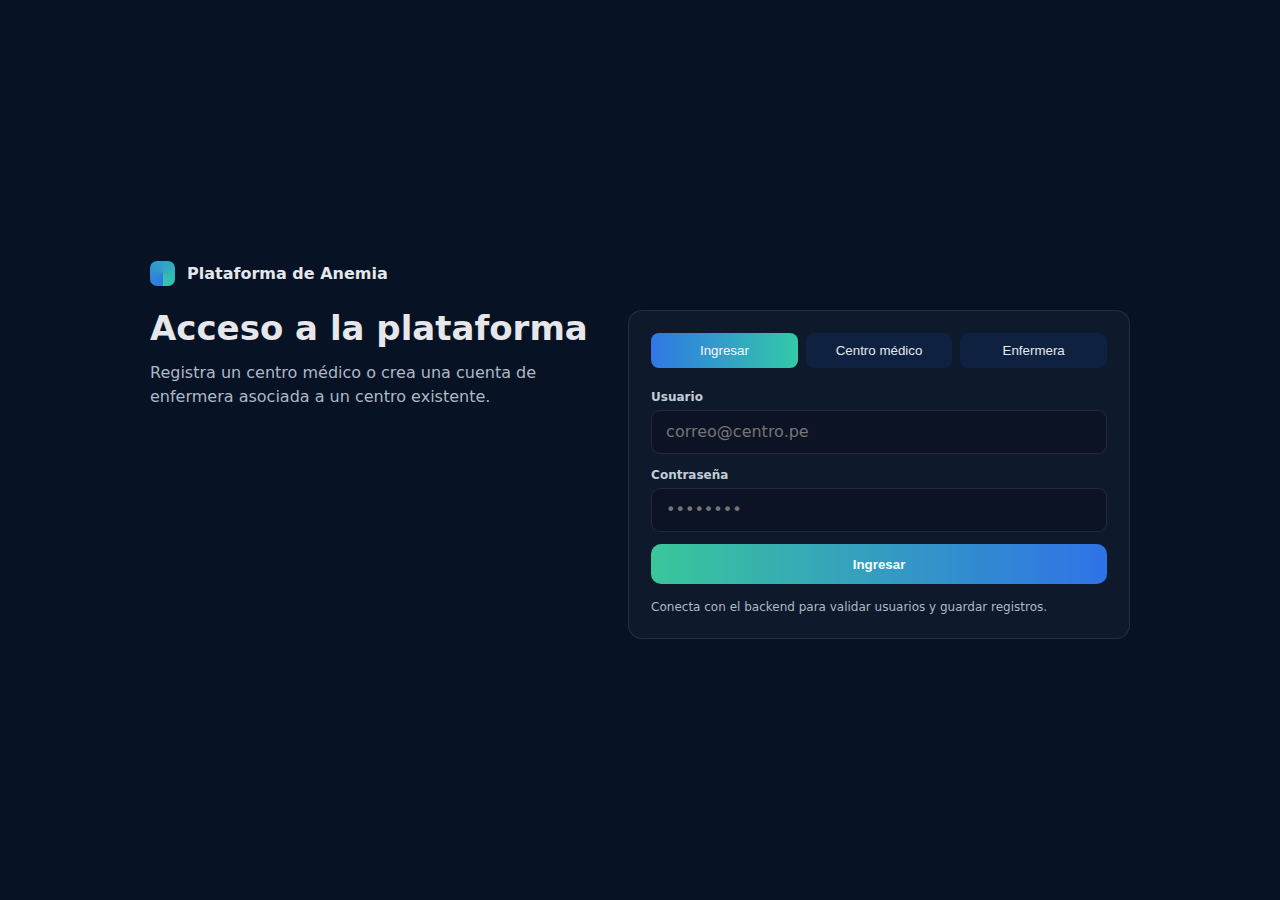
<file: frontend/index.html>
<!DOCTYPE html>
<html lang="es">
<head>
  <meta charset="utf-8" />
  <meta name="viewport" content="width=device-width, initial-scale=1" />
  <title>Plataforma de Anemia</title>
  <link rel="stylesheet" href="styles.css" />
</head>
<body>
  <div class="app" id="main-app">
    <header>
      <div class="brand">
        <div class="logo"></div>
        <div>Plataforma de Anemia</div>
      </div>
      <div class="tabs">
        <button class="tab-btn active" data-target="#enfermera">Enfermera / Paciente</button>
        <button class="tab-btn" data-target="#medico">Médico tratante</button>
        <button class="tab-btn" data-target="#coordinador">Coordinador médico</button>
      </div>
    </header>

    <section class="screen active triage-screen" id="enfermera">
      <h1>Registro de Triaje <span class="title-dash">—</span> <span class="muted">Enfermera</span></h1>
      <div class="grid grid-2 triage-layout">
        <div class="card triage-form">
          <h2>Datos del niño</h2>
          <div class="row">
            <div class="field">
              <label class="label">Edad (meses)</label>
              <input id="child_age_months" class="input" type="number" placeholder="15" />
            </div>
            <div class="field">
              <label class="label">Sexo</label>
              <select id="child_sex">
                <option value="">Seleccione</option>
                <option value="2">Femenino</option>
                <option value="1">Masculino</option>
              </select>
            </div>
          </div>
          <div class="row">
            <div class="field">
              <label class="label">Peso (kg)</label>
              <input id="child_weight_kg" class="input" type="number" step="0.1" placeholder="30" />
            </div>
            <div class="field">
              <label class="label">Talla (cm)</label>
              <input id="child_height_cm" class="input" type="number" placeholder="58" />
            </div>
          </div>

          <h2>Información materna</h2>
          <div class="row">
            <div class="field">
              <label class="label">Edad de la madre</label>
              <input id="mother_age_years" class="input" type="number" placeholder="28" />
            </div>
            <div class="field">
              <label class="label">Nivel educativo</label>
              <select id="mother_education_level_summary">
                <option value="">Seleccione</option>
                <option value="0">Sin educación</option>
                <option value="1">Primaria</option>
                <option value="2">Secundaria</option>
                <option value="3">Superior</option>
              </select>
            </div>
          </div>
          <div class="row">
            <div class="field">
              <label class="label">Peso de la madre (kg)</label>
              <input id="mother_weight_kg" class="input" type="number" placeholder="60" />
            </div>
            <div class="field">
              <label class="label">Talla de la madre (cm)</label>
              <input id="mother_height_cm" class="input" type="number" placeholder="160" />
            </div>
          </div>

          <h2>Historia reproductiva</h2>
          <div class="row">
            <div class="field">
              <label class="label">Orden de nacimiento</label>
              <select id="birth_order">
                <option value="">Seleccione</option>
                <option value="1">Primero</option>
                <option value="2">Segundo</option>
                <option value="3">Tercero</option>
                <option value="4">Cuarto o más</option>
              </select>
            </div>
            <div class="field">
              <label class="label">Intervalo (meses)</label>
              <select id="birth_interval_months">
                <option value="">Seleccione</option>
                <option value="12">Menos de 18</option>
                <option value="21">18 a 24</option>
                <option value="30">Más de 24</option>
              </select>
            </div>
          </div>

          <h2>Hábitos de la madre</h2>
          <div class="row">
            <div class="field">
              <label class="label">Cigarrillos últimas 24h</label>
              <select id="cigarettes_last24h">
                <option value="">Seleccione</option>
                <option value="0">No fuma</option>
                <option value="1">1 cigarrillo</option>
                <option value="2">2 cigarrillos</option>
                <option value="3">3 cigarrillos</option>
                <option value="4">4 cigarrillos</option>
                <option value="5">5 cigarrillos</option>
                <option value="10">Más de 5</option>
              </select>
            </div>
            <div class="field">
              <label class="label">Estado civil</label>
              <select id="marital_status">
                <option value="">Seleccione</option>
                <option value="1">Unida / Casada</option>
                <option value="2">Soltera</option>
                <option value="3">Separada</option>
                <option value="4">Viuda</option>
              </select>
            </div>
          </div>
          <div class="field">
            <label class="label">¿Actualmente embarazada?</label>
            <select id="currently_pregnant">
              <option value="">Seleccione</option>
              <option value="0">No</option>
              <option value="1">Sí</option>
            </select>
          </div>

          <div class="actions">
            <button id="btn-predict" class="btn primary">Calcular riesgo</button>
          </div>
          <p id="predict-message" class="footer-note"></p>
        </div>

        <div class="card model-result">
          <h2>Resultado del modelo</h2>
          <div class="result-kpis">
            <div class="kpi">
              <div class="label">Score</div>
              <div id="res-score" class="val">—</div>
            </div>
            <div class="kpi">
              <div class="label">Clasificación</div>
              <div id="res-label" class="val">—</div>
            </div>
            <div class="kpi">
              <div class="label">Probabilidad</div>
              <div id="res-prob" class="val">—</div>
            </div>
          </div>
          <p class="footer-note">*Clasificación generada por el modelo de predicción entrenado con ENDES.*</p>
        </div>
      </div>
    </section>

    <section class="screen workflow-screen" id="medico">
      <h1>Panel de Seguimiento <span class="title-dash">—</span> <span class="muted">Médico tratante</span></h1>

      <div class="card filter-card">
        <div class="row">
          <div class="field field-wide">
            <label class="label">Buscar paciente (nombre, HCL, distrito)</label>
            <input id="med-buscar" class="input" placeholder="Ej. Juan, HCL-0001, Comas" />
          </div>
          <div class="field field-small">
            <label class="label">Estado</label>
            <select id="med-estado">
              <option value="">Todos</option>
              <option value="Bajo">Bajo</option>
              <option value="Moderado">Moderado</option>
              <option value="Alto">Alto</option>
            </select>
          </div>
        </div>
      </div>

      <div class="grid grid-2">
        <div class="card">
          <h2>Pacientes priorizados</h2>
          <table id="tabla-pacientes">
            <thead>
              <tr>
                <th>Paciente</th>
                <th>Edad</th>
                <th>Score</th>
                <th>Riesgo</th>
                <th>Detalle</th>
              </tr>
            </thead>
            <tbody></tbody>
          </table>
        </div>

        <div class="card">
          <h2>Detalle del triaje</h2>
          <div class="result-kpis compact-kpis">
            <div class="kpi"><div class="label">Paciente</div><div id="det-nombre" class="val">—</div></div>
            <div class="kpi"><div class="label">Score</div><div id="det-score" class="val">—</div></div>
            <div class="kpi"><div class="label">Probabilidad</div><div id="det-prob" class="val">—</div></div>
          </div>
          <div class="detail-list">
            <div><span>Historia clínica</span><strong id="det-hcl">—</strong></div>
            <div><span>Riesgo</span><strong id="det-risk">—</strong></div>
            <div><span>Edad / sexo</span><strong id="det-edad-sexo">—</strong></div>
            <div><span>Distrito</span><strong id="det-distrito">—</strong></div>
            <div><span>Medidas del niño</span><strong id="det-medidas">—</strong></div>
            <div><span>Datos maternos</span><strong id="det-madre">—</strong></div>
            <div><span>Historia reproductiva</span><strong id="det-reproductiva">—</strong></div>
            <div><span>Hábitos</span><strong id="det-habitos">—</strong></div>
          </div>
          <h2 class="chart-title">Evolución del score</h2>
          <svg id="det-trend" class="chart" viewBox="0 0 360 120"></svg>
          <p class="footer-note">Prioriza evaluación nutricional, consejería y confirmación clínica en los casos con riesgo alto.</p>
        </div>
      </div>
    </section>

    <section class="screen workflow-screen" id="coordinador">
      <h1>Dashboard Operativo <span class="title-dash">—</span> <span class="muted">Coordinador médico</span></h1>

      <div class="card filter-card">
        <div class="row wrap-row">
          <div class="field field-small">
            <label class="label">Distrito</label>
            <select id="f-distrito">
              <option value="">Todos</option>
              <option>SJL</option>
              <option>Comas</option>
              <option>Ate</option>
              <option>Callao</option>
            </select>
          </div>
          <div class="field field-small">
            <label class="label">Rango de edad (meses)</label>
            <input id="f-edad" class="input" placeholder="6-59" />
          </div>
          <div class="field field-medium">
            <label class="label">Fecha (aaaa-mm-dd a aaaa-mm-dd)</label>
            <input id="f-fecha" class="input" placeholder="2025-09-01 a 2025-11-30" />
          </div>
          <div class="field field-small">
            <label class="label">Estado</label>
            <select id="f-estado">
              <option value="">Todos</option>
              <option>Bajo</option>
              <option>Moderado</option>
              <option>Alto</option>
            </select>
          </div>
        </div>
      </div>

      <div class="grid">
        <div class="result-kpis summary-kpis">
          <div class="kpi"><div class="label">Tamizajes</div><div id="coor-total" class="val">—</div></div>
          <div class="kpi"><div class="label">Riesgo alto</div><div id="coor-alto" class="val">—</div></div>
          <div class="kpi"><div class="label">Score promedio</div><div id="coor-promedio" class="val">—</div></div>
        </div>
        <div class="card">
          <h2>Tendencia del score promedio</h2>
          <svg id="coor-trend" class="chart" viewBox="0 0 600 200"></svg>
        </div>

        <div class="grid grid-2">
          <div class="card">
            <h2>Pacientes por nivel de riesgo</h2>
            <svg id="coor-donut" class="chart" viewBox="0 0 220 160"></svg>
          </div>
          <div class="card">
            <h2>Riesgo por distrito</h2>
            <svg id="coor-bars" class="chart" viewBox="0 0 420 200"></svg>
          </div>
        </div>
      </div>
    </section>
  </div>

  <script src="app.js"></script>
</body>
</html>
</file>
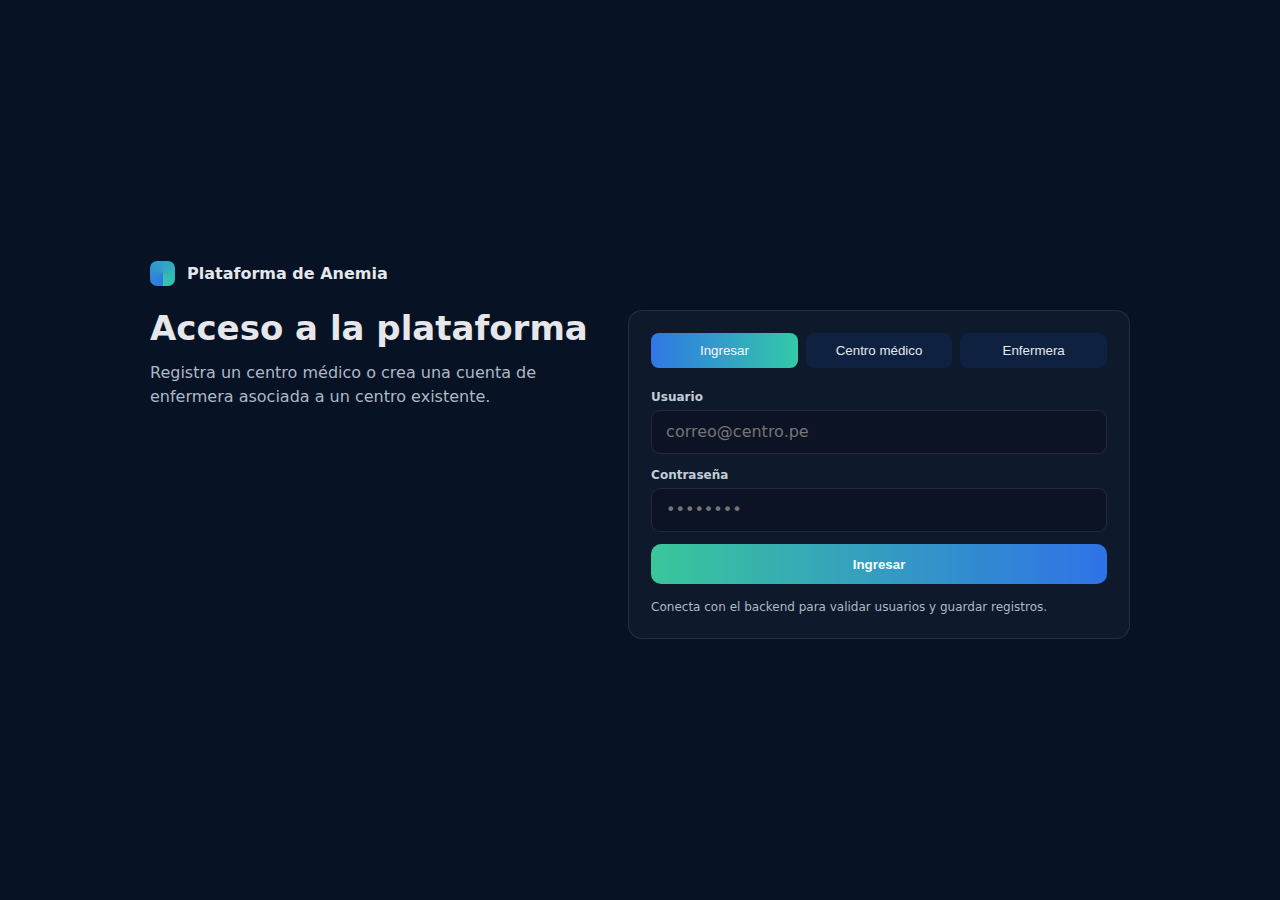
<file: frontend/login.html>
<!DOCTYPE html>
<html lang="es">
<head>
  <meta charset="utf-8" />
  <meta name="viewport" content="width=device-width, initial-scale=1" />
  <title>Acceso | Plataforma de Anemia</title>
  <link rel="stylesheet" href="styles.css" />
</head>
<body>
  <section class="auth-screen" id="auth-screen">
    <div class="auth-shell">
      <div class="brand auth-brand">
        <div class="logo"></div>
        <div>Plataforma de Anemia</div>
      </div>

      <div class="auth-copy">
        <h1>Acceso a la plataforma</h1>
        <p>Registra un centro médico o crea una cuenta de enfermera asociada a un centro existente.</p>
      </div>

      <div class="auth-card">
        <div class="auth-tabs">
          <button class="auth-tab active" data-auth="#auth-login">Ingresar</button>
          <button class="auth-tab" data-auth="#auth-centro">Centro médico</button>
          <button class="auth-tab" data-auth="#auth-enfermera">Enfermera</button>
        </div>

        <div class="auth-panel active" id="auth-login">
          <div class="field">
            <label class="label">Usuario</label>
            <input id="login-user" class="input" placeholder="correo@centro.pe" autocomplete="username" />
          </div>
          <div class="field">
            <label class="label">Contraseña</label>
            <input id="login-pass" class="input" type="password" placeholder="••••••••" autocomplete="current-password" />
          </div>
          <button class="btn primary auth-submit" data-action="login">Ingresar</button>
        </div>

        <div class="auth-panel" id="auth-centro">
          <div class="field">
            <label class="label">Nombre del centro médico</label>
            <input id="centro-nombre" class="input" placeholder="Centro de Salud Santa Rosa" />
          </div>
          <div class="field">
            <label class="label">Distrito</label>
            <select id="centro-distrito">
              <option value="">Seleccione</option>
              <option>SJL</option>
              <option>Comas</option>
              <option>Ate</option>
              <option>Callao</option>
            </select>
          </div>
          <button class="btn primary auth-submit" data-action="centro">Registrar centro</button>
        </div>

        <div class="auth-panel" id="auth-enfermera">
          <div class="field">
            <label class="label">Nombre de la enfermera</label>
            <input id="enf-nombre" class="input" placeholder="María Torres" />
          </div>
          <div class="field">
            <label class="label">Centro médico asociado</label>
            <select id="enf-centro"></select>
          </div>
          <div class="field">
            <label class="label">Correo</label>
            <input id="enf-correo" class="input" type="email" placeholder="enfermera@centro.pe" />
          </div>
          <div class="field">
            <label class="label">Contraseña temporal</label>
            <input id="enf-pass" class="input" type="password" placeholder="••••••••" />
          </div>
          <button class="btn primary auth-submit" data-action="enfermera">Registrar enfermera</button>
        </div>

        <p id="auth-message" class="footer-note auth-message">Conecta con el backend para validar usuarios y guardar registros.</p>
      </div>
    </div>
  </section>

  <script src="login.js"></script>
</body>
</html>
</file>
<file: frontend/styles.css>
:root {
  --bg: #071224;
  --card: #0e192b;
  --panel: #0b1324;
  --line: rgba(148, 163, 184, .16);
  --line-strong: #334155;
  --text: #e5e7eb;
  --text-dim: #94a3b8;
  --primary: #34c9a8;
  --accent: #2f78e5;
  --danger: #ef4444;
  --warning: #f59e0b;
  --success: #22c55e;
  --radius: 14px;
  --shadow: 0 10px 30px rgba(0, 0, 0, .35);
}

* {
  box-sizing: border-box;
}

html,
body {
  min-height: 100%;
}

body {
  margin: 0;
  font-family: ui-sans-serif, system-ui, -apple-system, "Segoe UI", Roboto, Helvetica, Arial, sans-serif;
  background: var(--bg);
  color: var(--text);
  line-height: 1.5;
}

.app {
  max-width: 1250px;
  margin: 28px auto;
  padding: 0 40px;
}

header {
  align-items: center;
  display: flex;
  justify-content: space-between;
  margin-bottom: 30px;
}

.brand {
  align-items: center;
  display: flex;
  gap: 12px;
  font-weight: 700;
}

.brand .logo {
  background: conic-gradient(from 180deg at 50% 50%, var(--accent), var(--primary));
  border-radius: 7px;
  height: 25px;
  width: 25px;
}

.tabs {
  display: inline-flex;
  gap: 12px;
}

.tab-btn,
.auth-tab {
  background: #0e2140;
  border: 0;
  border-radius: 8px;
  color: var(--text);
  cursor: pointer;
  font-weight: 500;
  padding: 8px 17px;
  transition: background .2s ease, transform .2s ease;
}

.tab-btn:hover,
.auth-tab:hover {
  transform: translateY(-1px);
}

.tab-btn.active,
.auth-tab.active {
  background: linear-gradient(90deg, var(--accent), var(--primary));
  color: #f8fafc;
}

.screen {
  display: none;
}

.screen.active {
  display: block;
}

.triage-screen h1,
.workflow-screen h1 {
  font-size: 25px;
  letter-spacing: .2px;
  margin: 0 0 18px;
}

.muted,
.title-dash {
  color: rgba(229, 231, 235, .55);
  font-weight: 500;
}

.grid {
  display: grid;
  gap: 16px;
}

.grid-2 {
  grid-template-columns: 1.1fr 1fr;
}

.triage-layout {
  gap: 24px;
  grid-template-columns: 574px 1fr;
}

.card {
  background: var(--card);
  border: 1px solid var(--line);
  border-radius: var(--radius);
  box-shadow: none;
  padding: 26px;
}

.triage-form,
.model-result {
  min-height: 762px;
}

.triage-form {
  padding-top: 36px;
}

h1,
h2,
p {
  overflow-wrap: anywhere;
}

h2 {
  color: #c9d2df;
  font-size: 16px;
  margin: 0 0 8px;
}

.triage-form h2:not(:first-child) {
  margin-top: 14px;
}

.row {
  display: flex;
  gap: 14px;
}

.wrap-row {
  flex-wrap: wrap;
}

.field {
  display: flex;
  flex: 1;
  flex-direction: column;
  gap: 4px;
  margin-bottom: 12px;
}

.field-wide {
  flex: 2;
}

.field-medium {
  max-width: 260px;
}

.field-small {
  max-width: 240px;
}

.label {
  color: #c3ccd8;
  font-size: 12px;
  font-weight: 600;
}

.input,
select {
  background: var(--panel);
  border: 1px solid var(--line);
  border-radius: 9px;
  color: var(--text);
  font: inherit;
  min-height: 38px;
  outline: none;
  padding: 9px 14px;
  width: 100%;
}

.input:focus,
select:focus {
  border-color: #38bdf8;
  box-shadow: 0 0 0 2px rgba(56, 189, 248, .25);
}

.actions {
  display: flex;
  gap: 10px;
  margin-top: 16px;
}

.btn {
  border: 0;
  border-radius: 10px;
  cursor: pointer;
  font-weight: 700;
  min-height: 40px;
  padding: 10px 14px;
}

.btn.primary {
  background: linear-gradient(90deg, #39c79b, #2f72e7);
  color: #f8fafc;
}

.triage-screen .btn.primary,
.auth-submit {
  width: 100%;
}

.btn.ghost {
  background: #0e2140;
  border: 1px solid rgba(148, 163, 184, .18);
  color: var(--text);
}

.btn-mini {
  font-size: 12px;
  min-height: 30px;
  padding: 6px 10px;
}

.result-kpis {
  display: grid;
  gap: 16px;
  grid-template-columns: repeat(3, 1fr);
  margin-top: 16px;
}

.kpi {
  align-items: center;
  background: #1b2638;
  border: 0;
  border-radius: 10px;
  display: flex;
  flex-direction: column;
  justify-content: center;
  min-height: 88px;
  padding: 14px;
  text-align: center;
}

.kpi .label {
  color: #c6cfdb;
  font-size: 12px;
  font-weight: 500;
}

.kpi .val {
  color: #eef4fb;
  font-size: 20px;
  font-weight: 800;
  line-height: 1.1;
  margin-top: 18px;
}

.footer-note {
  color: #aeb8c6;
  font-size: 12px;
  margin: 14px 0 0;
}

.filter-card {
  margin-bottom: 16px;
  padding-bottom: 14px;
}

table {
  border-collapse: collapse;
  border-radius: 12px;
  font-size: 13px;
  overflow: hidden;
  width: 100%;
}

th,
td {
  border-bottom: 1px solid rgba(255, 255, 255, .06);
  padding: 11px 10px;
  text-align: left;
}

thead th {
  background: rgba(255, 255, 255, .06);
  color: var(--text-dim);
  font-size: 12px;
}

.badge {
  border: 1px solid rgba(255, 255, 255, .12);
  border-radius: 20px;
  display: inline-block;
  font-size: 12px;
  padding: 6px 8px;
}

.risk-low {
  background: rgba(34, 197, 94, .18);
  color: #d9ffde;
}

.risk-mid {
  background: rgba(245, 158, 11, .22);
  color: #fff1cd;
}

.risk-high {
  background: rgba(239, 68, 68, .22);
  color: #ffdad6;
}

.compact-kpis {
  margin-bottom: 16px;
}

.compact-kpis .kpi {
  min-height: 78px;
}

.detail-list {
  border-top: 1px solid rgba(148, 163, 184, .14);
}

.detail-list > div {
  align-items: center;
  border-bottom: 1px solid rgba(148, 163, 184, .12);
  display: flex;
  gap: 16px;
  justify-content: space-between;
  padding: 10px 0;
}

.detail-list span {
  color: var(--text-dim);
  font-size: 12px;
}

.detail-list strong {
  color: var(--text);
  font-size: 13px;
  font-weight: 650;
  max-width: 68%;
  text-align: right;
}

.chart-title {
  margin-top: 16px;
}

.chart {
  height: auto;
  width: 100%;
}

.axis {
  stroke: rgba(255, 255, 255, .2);
  stroke-width: 1;
}

.stroke {
  fill: none;
  stroke: #38bdf8;
  stroke-width: 2;
}

.dot {
  fill: var(--success);
}

.bar {
  fill: #38bdf8;
  opacity: .85;
}

.tick {
  fill: var(--text-dim);
  font-size: 12px;
}

.summary-kpis {
  grid-template-columns: repeat(3, 1fr);
}

.summary-kpis .kpi {
  min-height: 92px;
}

.summary-kpis .val {
  font-size: 18px;
}

.auth-screen {
  min-height: 100vh;
  padding: 32px 40px;
}

.auth-shell {
  display: grid;
  gap: 24px;
  grid-template-columns: .95fr 1.05fr;
  margin: 0 auto;
  max-width: 980px;
  min-height: calc(100vh - 64px);
  place-content: center;
}

.auth-brand {
  grid-column: 1 / -1;
}

.auth-copy h1 {
  font-size: 34px;
  line-height: 1.1;
  margin: 0 0 14px;
}

.auth-copy p {
  color: #aeb8c6;
  font-size: 16px;
  margin: 0;
  max-width: 430px;
}

.auth-card {
  background: var(--card);
  border: 1px solid var(--line);
  border-radius: var(--radius);
  padding: 22px;
}

.auth-tabs {
  display: grid;
  gap: 8px;
  grid-template-columns: repeat(3, 1fr);
  margin-bottom: 20px;
}

.auth-tab {
  padding: 10px;
}

.auth-panel {
  display: none;
}

.auth-panel.active {
  display: block;
}

.auth-message {
  min-height: 18px;
}

@media (max-width: 980px) {
  .app,
  .auth-screen {
    padding: 24px 20px;
  }

  .app {
    margin: 0 auto;
  }

  header {
    align-items: flex-start;
    flex-direction: column;
    gap: 16px;
  }

  .tabs {
    flex-wrap: wrap;
  }

  .auth-shell,
  .auth-tabs,
  .triage-layout,
  .grid-2,
  .result-kpis,
  .summary-kpis {
    grid-template-columns: 1fr;
  }

  .triage-form,
  .model-result {
    min-height: auto;
  }

  .row {
    flex-direction: column;
    gap: 0;
  }

  .field-medium,
  .field-small {
    max-width: none;
  }

  .detail-list > div {
    align-items: flex-start;
    flex-direction: column;
    gap: 4px;
  }

  .detail-list strong {
    max-width: 100%;
    text-align: left;
  }
}
</file>
